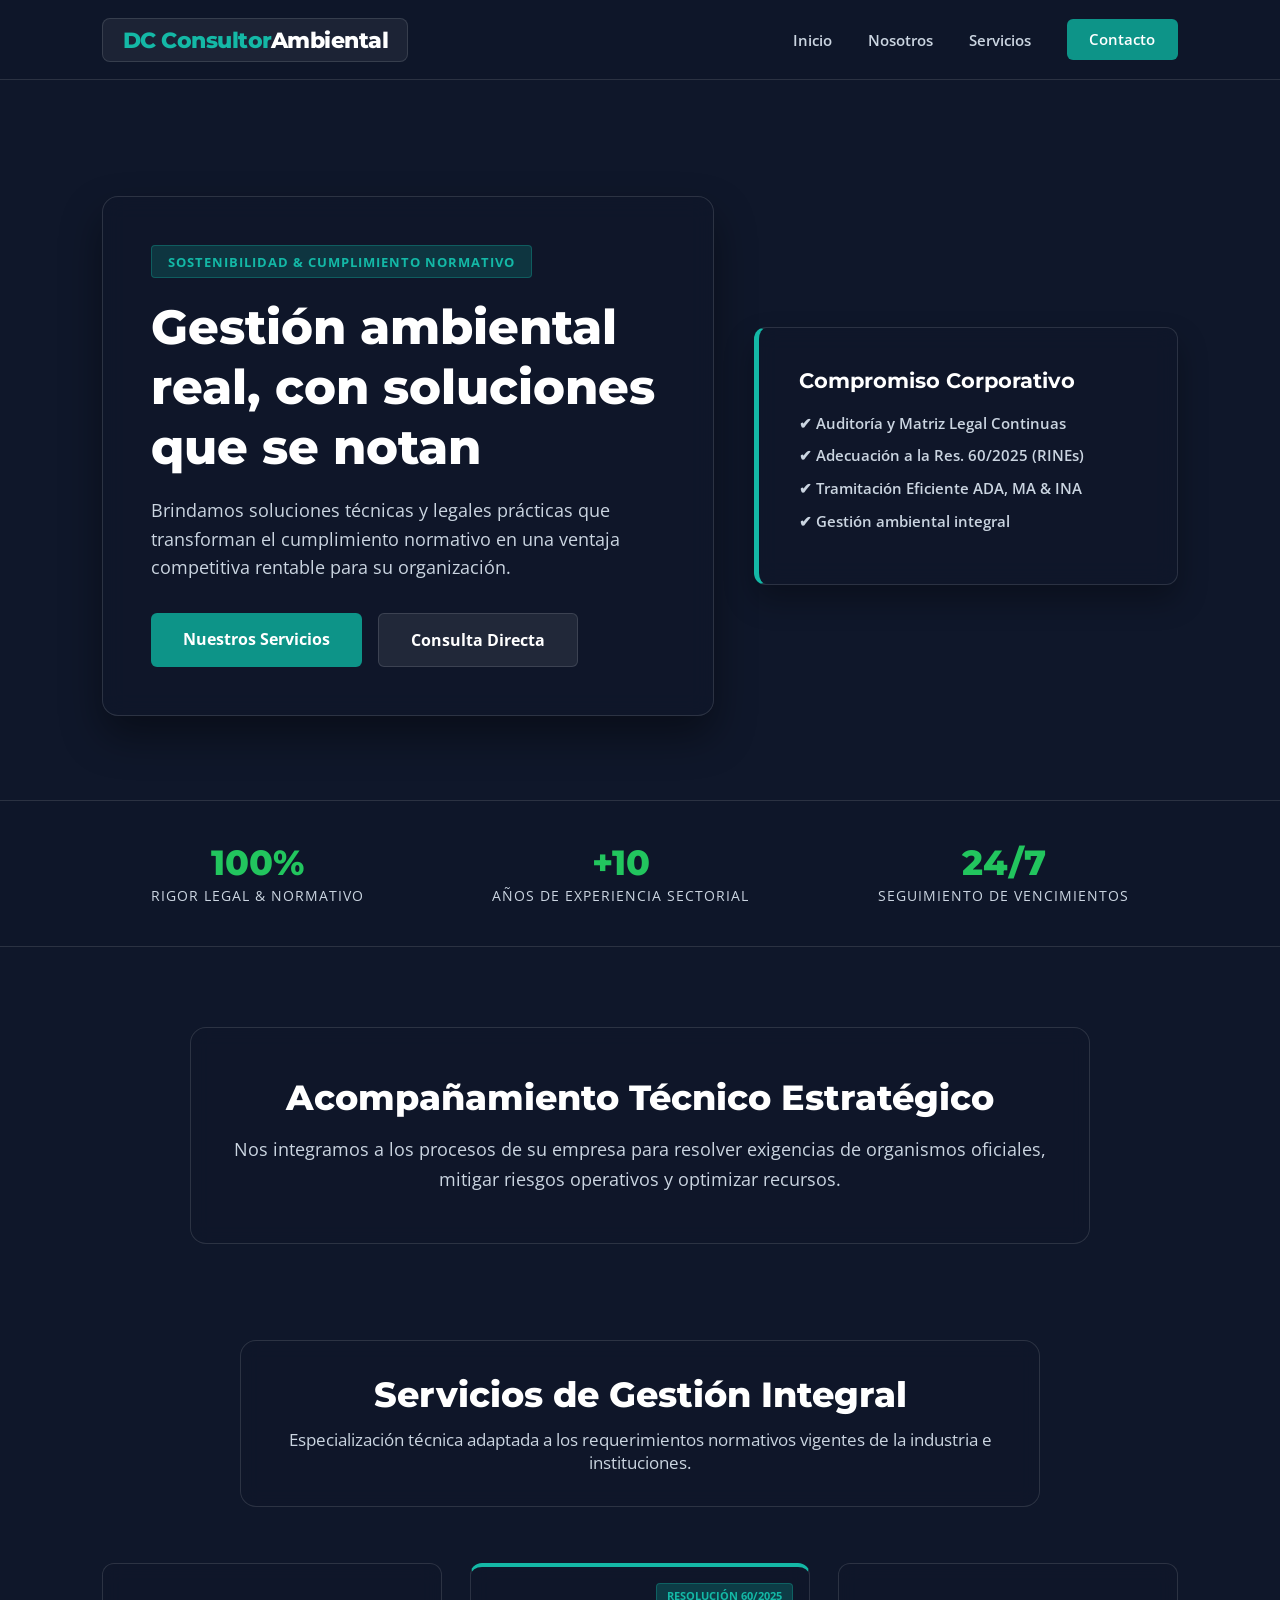
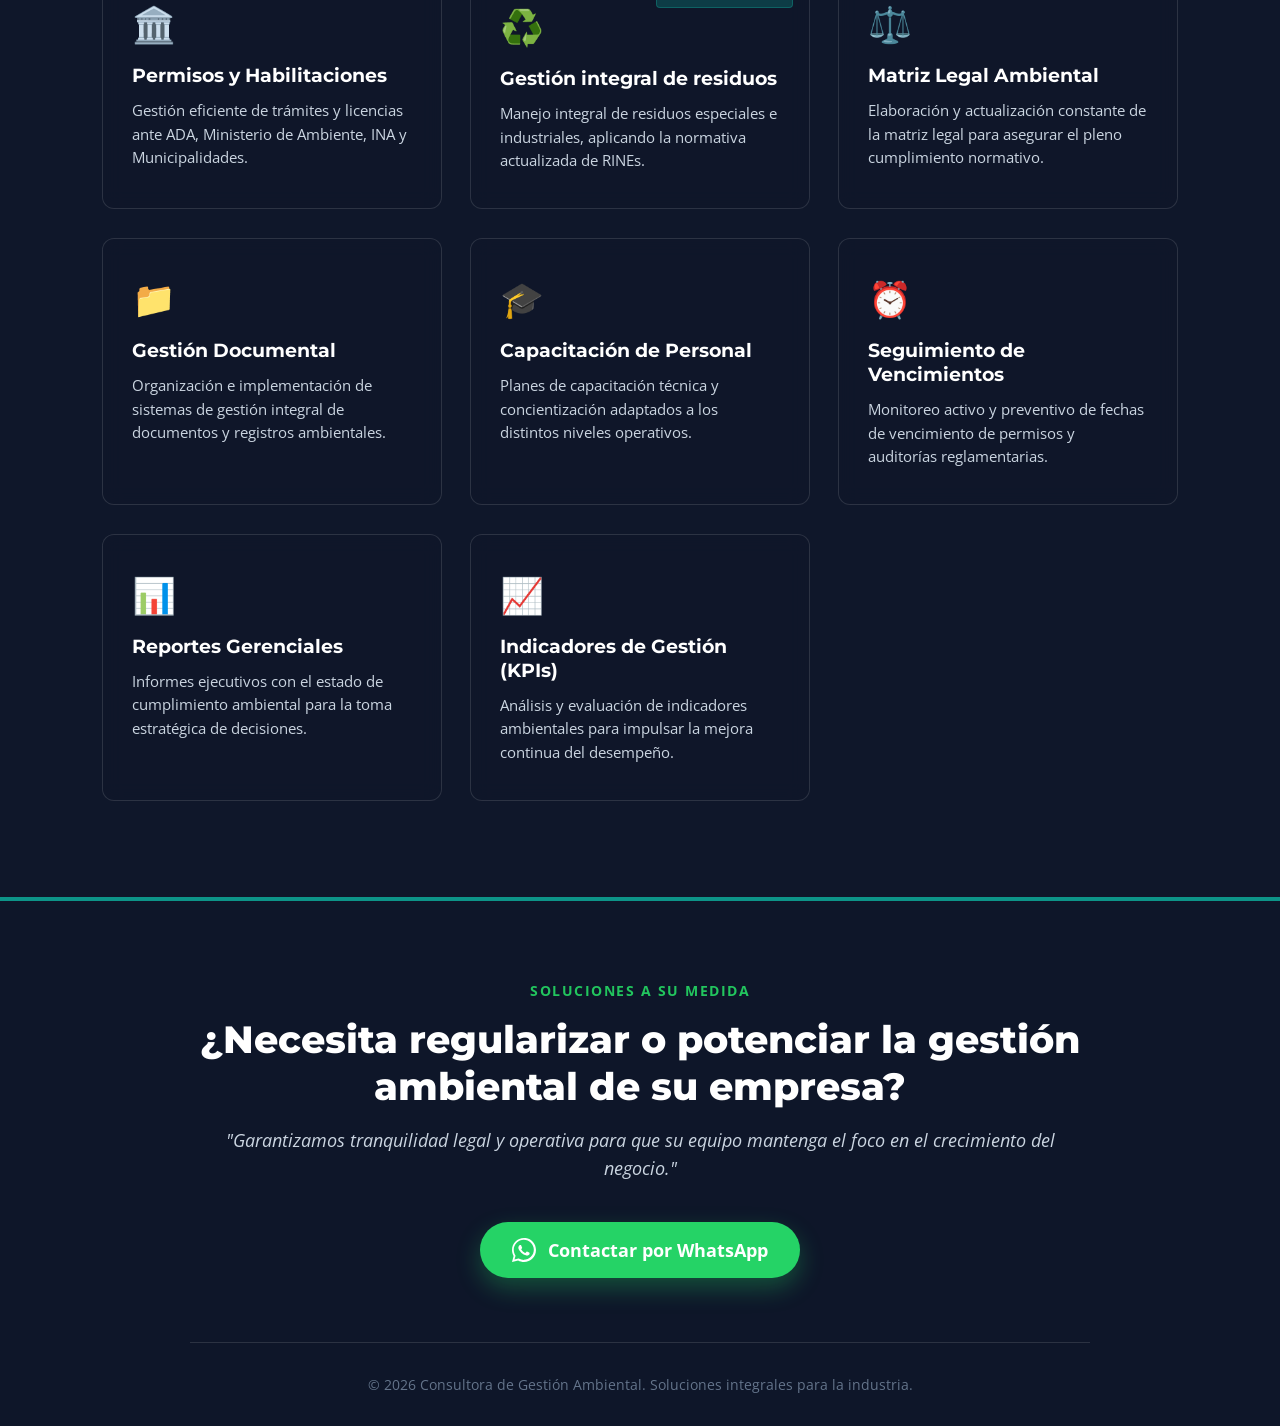
<file: index.html>
<!DOCTYPE html>
<html lang="es">
<head>
    <meta charset="UTF-8">
    <meta name="viewport" content="width=device-width, initial-scale=1.0">
    <title>Consultora de Gestión Ambiental | Soluciones Corporativas</title>
    <link rel="stylesheet" href="stile.css">
    <link rel="preconnect" href="https://fonts.googleapis.com">
    <link rel="preconnect" href="https://fonts.gstatic.com" crossorigin>
    <link href="https://fonts.googleapis.com/css2?family=Montserrat:wght@500;600;700;800&family=Open+Sans:wght@400;500;600;700&display=swap" rel="stylesheet">
</head>
<body>

    <!-- Header / Navbar Oscuro con Transparencia -->
    <header class="navbar">
        <div class="logo-box">
            <span class="logo-accent">DC Consultor</span>Ambiental
        </div>
        <nav>
            <a href="#inicio">Inicio</a>
            <a href="#nosotros">Nosotros</a>
            <a href="#servicios">Servicios</a>
            <a href="#contacto" class="btn-nav">Contacto</a>
        </nav>
    </header>

    <!-- Hero Section con Tarjeta Oscura Traslúcida -->
    <section id="inicio" class="hero">
        <div class="hero-container">
            <div class="hero-card">
                <span class="badge">Sostenibilidad & Cumplimiento Normativo</span>
                <h1>Gestión ambiental real, con soluciones que se notan</h1>
                <p>Brindamos soluciones técnicas y legales prácticas que transforman el cumplimiento normativo en una ventaja competitiva rentable para su organización.</p>
                <div class="hero-buttons">
                    <a href="#servicios" class="btn-main">Nuestros Servicios</a>
                    <a href="https://wa.me/542324520026?text=Hola,%20quisiera%20consultar%20por%20los%20servicios%20de%20gesti%C3%B3n%20ambiental." class="btn-secondary" target="_blank" rel="noopener">Consulta Directa</a>
                </div>
            </div>

            <div class="summary-box">
                <h3>Compromiso Corporativo</h3>
                <ul>
                    <li>✔ Auditoría y Matriz Legal Continuas</li>
                    <li>✔ Adecuación a la Res. 60/2025 (RINEs)</li>
                    <li>✔ Tramitación Eficiente ADA, MA & INA</li>
                    <li>✔ Gestión ambiental integral</li>
                </ul>
            </div>
        </div>
    </section>

    <!-- Barra de Indicadores con Fondo Oscuro -->
    <section class="stats-bar">
        <div class="stats-container">
            <div class="stat-item">
                <span class="stat-number">100%</span>
                <span class="stat-label">Rigor Legal & Normativo</span>
            </div>
            <div class="stat-item">
                <span class="stat-number">+10</span>
                <span class="stat-label">Años de Experiencia Sectorial</span>
            </div>
            <div class="stat-item">
                <span class="stat-number">24/7</span>
                <span class="stat-label">Seguimiento de Vencimientos</span>
            </div>
        </div>
    </section>

    <!-- Sección Sobre Nosotros -->
    <section id="nosotros" class="about">
        <div class="about-card">
            <h2>Acompañamiento Técnico Estratégico</h2>
            <p>Nos integramos a los procesos de su empresa para resolver exigencias de organismos oficiales, mitigar riesgos operativos y optimizar recursos.</p>
        </div>
    </section>

    <!-- Services Section -->
    <section id="servicios" class="services">
        <div class="section-title">
            <h2>Servicios de Gestión Integral</h2>
            <p>Especialización técnica adaptada a los requerimientos normativos vigentes de la industria e instituciones.</p>
        </div>
        <div class="cards-grid">

            <div class="card">
                <div class="card-icon">🏛️</div>
                <h3>Permisos y Habilitaciones</h3>
                <p>Gestión eficiente de trámites y licencias ante ADA, Ministerio de Ambiente, INA y Municipalidades.</p>
            </div>

            <div class="card card-featured">
                <div class="featured-tag">Resolución 60/2025</div>
                <div class="card-icon">♻️</div>
                <h3>Gestión integral de residuos</h3>
                <p>Manejo integral de residuos especiales e industriales, aplicando la normativa actualizada de RINEs.</p>
            </div>

            <div class="card">
                <div class="card-icon">⚖️</div>
                <h3>Matriz Legal Ambiental</h3>
                <p>Elaboración y actualización constante de la matriz legal para asegurar el pleno cumplimiento normativo.</p>
            </div>

            <div class="card">
                <div class="card-icon">📁</div>
                <h3>Gestión Documental</h3>
                <p>Organización e implementación de sistemas de gestión integral de documentos y registros ambientales.</p>
            </div>

            <div class="card">
                <div class="card-icon">🎓</div>
                <h3>Capacitación de Personal</h3>
                <p>Planes de capacitación técnica y concientización adaptados a los distintos niveles operativos.</p>
            </div>

            <div class="card">
                <div class="card-icon">⏰</div>
                <h3>Seguimiento de Vencimientos</h3>
                <p>Monitoreo activo y preventivo de fechas de vencimiento de permisos y auditorías reglamentarias.</p>
            </div>

            <div class="card">
                <div class="card-icon">📊</div>
                <h3>Reportes Gerenciales</h3>
                <p>Informes ejecutivos con el estado de cumplimiento ambiental para la toma estratégica de decisiones.</p>
            </div>

            <div class="card">
                <div class="card-icon">📈</div>
                <h3>Indicadores de Gestión (KPIs)</h3>
                <p>Análisis y evaluación de indicadores ambientales para impulsar la mejora continua del desempeño.</p>
            </div>

        </div>
    </section>

    <!-- Footer CTA -->
    <footer id="contacto" class="footer">
        <div class="footer-container">
            <div class="footer-cta">
                <span class="cta-badge">Soluciones a su Medida</span>
                <h2>¿Necesita regularizar o potenciar la gestión ambiental de su empresa?</h2>
                <p class="quote">"Garantizamos tranquilidad legal y operativa para que su equipo mantenga el foco en el crecimiento del negocio."</p>

                <a href="https://wa.me/542324520026?text=Hola,%20me%20gustar%C3%ADa%20coordinar%20una%20reuni%C3%B3n%20para%20evaluar%20la%20gesti%C3%B3n%20ambiental%20de%20mi%20empresa." class="btn-whatsapp" target="_blank" rel="noopener">
                    <svg class="wsp-icon" viewBox="0 0 32 32">
                        <path d="M16 0c-8.837 0-16 7.163-16 16 0 2.825 0.737 5.607 2.137 8.048l-2.137 7.952 8.138-2.135c2.372 1.292 5.062 1.972 7.862 1.972 8.837 0 16-7.163 16-16s-7.163-16-16-16zM16 29.387c-2.452 0-4.858-0.658-6.962-1.905l-0.5-0.297-5.172 1.357 1.38-5.042-0.328-0.522c-1.368-2.182-2.091-4.708-2.091-7.291 0-7.383 6.004-13.387 13.387-13.387s13.387 6.004 13.387 13.387c0 7.383-6.004 13.387-13.387 13.387zM22.723 19.342c-0.368-0.185-2.183-1.077-2.52-1.2-0.338-0.123-0.585-0.185-0.832 0.185s-0.957 1.2-1.172 1.447c-0.215 0.247-0.43 0.277-0.798 0.092s-1.558-0.575-2.968-1.833c-1.098-0.98-1.84-2.19-2.055-2.56-0.215-0.37-0.023-0.57 0.162-0.753 0.167-0.165 0.368-0.43 0.553-0.647 0.185-0.215 0.247-0.37 0.368-0.615 0.123-0.247 0.062-0.462-0.030-0.647s-0.832-2.003-1.14-2.743c-0.3-0.722-0.607-0.623-0.832-0.635-0.215-0.010-0.462-0.010-0.708-0.010s-0.647 0.092-0.985 0.462c-0.338 0.37-1.292 1.262-1.292 3.078s1.323 3.57 1.508 3.817c0.185 0.247 2.603 3.975 6.307 5.575 0.88 0.38 1.567 0.607 2.102 0.777 0.883 0.28 1.687 0.24 2.322 0.145 0.708-0.105 2.183-0.892 2.492-1.753 0.308-0.862 0.308-1.6 0.215-1.753-0.092-0.153-0.338-0.247-0.707-0.432z"></path>
                    </svg>
                    Contactar por WhatsApp
                </a>
            </div>
            <div class="footer-bottom">
                <p>&copy; 2026 Consultora de Gestión Ambiental. Soluciones integrales para la industria.</p>
            </div>
        </div>
    </footer>

</body>
</html>
</file>
<file: stile.css>
:root {
    --primary: #0D9488;
    --primary-light: #14B8A6;
    --accent: #22C55E;
    
    /* Variables para fondos oscuros con transparencia (Dark Glassmorphism) */
    --dark-bg-80: rgba(15, 23, 42, 0.85);
    --dark-bg-90: rgba(15, 23, 42, 0.92);
    --dark-card: rgba(15, 23, 42, 0.80);
    --dark-border: rgba(255, 255, 255, 0.12);
    
    --text-white: #FFFFFF;
    --text-muted: #CBD5E1;
    --transition: all 0.3s cubic-bezier(0.4, 0, 0.2, 1);
}

* {
    margin: 0;
    padding: 0;
    box-sizing: border-box;
}

html {
    scroll-behavior: smooth;
    font-family: 'Open Sans', sans-serif;
    color: var(--text-white);
}

body {
    background-color: #0F172A;
    /* Imagen ambiental visibilizada con una capa de tinte oscuro suave */
    background-image: 
        linear-gradient(to bottom, rgba(15, 23, 42, 0.55), rgba(15, 23, 42, 0.75)),
        url('https://images.unsplash.com/photo-1448375240586-882707db888b?auto=format&fit=crop&w=1920&q=80');
    background-size: cover;
    background-position: center;
    background-attachment: fixed;
}

h1, h2, h3, .logo-box {
    font-family: 'Montserrat', sans-serif;
}

/* Header / Navbar Oscuro Traslúcido */
.navbar {
    display: flex;
    justify-content: space-between;
    align-items: center;
    padding: 1.1rem 8%;
    background: var(--dark-bg-90);
    backdrop-filter: blur(12px);
    position: sticky;
    top: 0;
    z-index: 1000;
    border-bottom: 1px solid var(--dark-border);
}

.logo-box {
    font-size: 1.35rem;
    font-weight: 800;
    color: var(--text-white);
    background: rgba(255, 255, 255, 0.06);
    padding: 0.5rem 1.2rem;
    border-radius: 8px;
    border: 1px solid var(--dark-border);
    letter-spacing: -0.5px;
}

.logo-accent {
    color: var(--primary-light);
}

.navbar nav a {
    text-decoration: none;
    color: var(--text-muted);
    margin-left: 2rem;
    font-weight: 600;
    font-size: 0.95rem;
    transition: var(--transition);
}

.navbar nav a:hover {
    color: var(--primary-light);
}

.navbar nav .btn-nav {
    background: var(--primary);
    color: var(--text-white);
    padding: 0.65rem 1.4rem;
    border-radius: 6px;
}

.navbar nav .btn-nav:hover {
    background: var(--primary-light);
}

/* Hero Section */
.hero {
    padding: 6rem 8% 4rem 8%;
    min-height: 80vh;
    display: flex;
    align-items: center;
}

.hero-container {
    display: grid;
    grid-template-columns: 1.3fr 0.9fr;
    gap: 2.5rem;
    align-items: center;
    max-width: 1200px;
    margin: 0 auto;
}

/* Tarjeta Principal del Hero Oscura Traslúcida */
.hero-card {
    background: var(--dark-card);
    backdrop-filter: blur(12px);
    padding: 3rem;
    border-radius: 16px;
    border: 1px solid var(--dark-border);
    box-shadow: 0 20px 40px rgba(0, 0, 0, 0.4);
}

.badge {
    display: inline-block;
    padding: 0.4rem 1rem;
    background: rgba(13, 148, 136, 0.25);
    color: var(--primary-light);
    border: 1px solid rgba(20, 184, 166, 0.3);
    border-radius: 4px;
    font-size: 0.8rem;
    font-weight: 700;
    margin-bottom: 1.2rem;
    text-transform: uppercase;
    letter-spacing: 1px;
}

.hero-card h1 {
    font-size: clamp(2rem, 3.8vw, 3rem);
    color: var(--text-white);
    line-height: 1.25;
    font-weight: 800;
    margin-bottom: 1.2rem;
}

.hero-card p {
    font-size: 1.1rem;
    color: var(--text-muted);
    line-height: 1.6;
    margin-bottom: 2rem;
}

.hero-buttons {
    display: flex;
    gap: 1rem;
    flex-wrap: wrap;
}

.btn-main {
    padding: 0.95rem 2rem;
    background: var(--primary);
    color: var(--text-white);
    text-decoration: none;
    font-weight: 700;
    border-radius: 6px;
    transition: var(--transition);
}

.btn-main:hover {
    background: var(--primary-light);
    transform: translateY(-2px);
}

.btn-secondary {
    padding: 0.95rem 2rem;
    background: rgba(255, 255, 255, 0.08);
    color: var(--text-white);
    border: 1px solid var(--dark-border);
    text-decoration: none;
    font-weight: 700;
    border-radius: 6px;
    transition: var(--transition);
}

.btn-secondary:hover {
    border-color: var(--primary-light);
    color: var(--primary-light);
    background: rgba(255, 255, 255, 0.15);
}

/* Tarjeta Lateral */
.summary-box {
    background: var(--dark-card);
    backdrop-filter: blur(12px);
    border-left: 5px solid var(--primary-light);
    padding: 2.5rem;
    border-radius: 12px;
    border-top: 1px solid var(--dark-border);
    border-right: 1px solid var(--dark-border);
    border-bottom: 1px solid var(--dark-border);
    box-shadow: 0 15px 30px rgba(0, 0, 0, 0.3);
}

.summary-box h3 {
    font-size: 1.3rem;
    color: var(--text-white);
    margin-bottom: 1.2rem;
}

.summary-box ul {
    list-style: none;
}

.summary-box li {
    font-size: 0.95rem;
    color: var(--text-muted);
    margin-bottom: 0.8rem;
    font-weight: 600;
}

/* Barra de Estadísticas */
.stats-bar {
    background: var(--dark-bg-90);
    backdrop-filter: blur(10px);
    border-top: 1px solid var(--dark-border);
    border-bottom: 1px solid var(--dark-border);
    padding: 2.5rem 8%;
}

.stats-container {
    display: flex;
    justify-content: space-around;
    align-items: center;
    max-width: 1100px;
    margin: 0 auto;
    flex-wrap: wrap;
    gap: 2rem;
}

.stat-item {
    text-align: center;
}

.stat-number {
    display: block;
    font-size: 2.2rem;
    font-weight: 800;
    color: var(--accent);
    font-family: 'Montserrat', sans-serif;
}

.stat-label {
    font-size: 0.85rem;
    color: var(--text-muted);
    text-transform: uppercase;
    letter-spacing: 1px;
}

/* Sobre Nosotros */
.about {
    padding: 5rem 8% 2rem 8%;
}

.about-card {
    max-width: 900px;
    margin: 0 auto;
    text-align: center;
    background: var(--dark-card);
    backdrop-filter: blur(10px);
    padding: 3rem 2rem;
    border-radius: 16px;
    border: 1px solid var(--dark-border);
}

.about-card h2 {
    font-size: 2.2rem;
    color: var(--text-white);
    margin-bottom: 1rem;
    font-weight: 800;
}

.about-card p {
    font-size: 1.1rem;
    color: var(--text-muted);
    line-height: 1.7;
}

/* Sección de Servicios con Tarjetas Oscuras */
.services {
    padding: 4rem 8% 6rem 8%;
}

.section-title {
    text-align: center;
    margin-bottom: 3.5rem;
    background: var(--dark-card);
    backdrop-filter: blur(10px);
    padding: 2rem 1.5rem;
    border-radius: 16px;
    border: 1px solid var(--dark-border);
    max-width: 800px;
    margin-left: auto;
    margin-right: auto;
}

.section-title h2 {
    font-size: 2.2rem;
    color: var(--text-white);
    margin-bottom: 0.75rem;
    font-weight: 800;
}

.section-title p {
    color: var(--text-muted);
    font-size: 1.05rem;
}

.cards-grid {
    display: grid;
    grid-template-columns: repeat(auto-fit, minmax(270px, 1fr));
    gap: 1.8rem;
    max-width: 1200px;
    margin: 0 auto;
}

.card {
    background: var(--dark-card);
    backdrop-filter: blur(10px);
    padding: 2.2rem 1.8rem;
    border-radius: 12px;
    border: 1px solid var(--dark-border);
    transition: var(--transition);
    position: relative;
}

.card:hover {
    transform: translateY(-6px);
    border-color: var(--primary-light);
    background: rgba(15, 23, 42, 0.92);
    box-shadow: 0 15px 30px rgba(13, 148, 136, 0.25);
}

.card-featured {
    border-top: 4px solid var(--primary-light);
}

.featured-tag {
    position: absolute;
    top: 1rem;
    right: 1rem;
    background: rgba(13, 148, 136, 0.3);
    color: var(--primary-light);
    border: 1px solid rgba(20, 184, 166, 0.3);
    font-size: 0.7rem;
    font-weight: 700;
    padding: 0.25rem 0.6rem;
    border-radius: 4px;
    text-transform: uppercase;
}

.card-icon {
    font-size: 2.2rem;
    margin-bottom: 1rem;
}

.card h3 {
    font-size: 1.2rem;
    color: var(--text-white);
    margin-bottom: 0.75rem;
    font-weight: 700;
}

.card p {
    color: var(--text-muted);
    font-size: 0.92rem;
    line-height: 1.6;
}

/* Footer CTA */
.footer {
    background: var(--dark-bg-90);
    backdrop-filter: blur(12px);
    color: var(--text-white);
    padding: 5rem 8% 2rem 8%;
    border-top: 4px solid var(--primary);
}

.footer-container {
    max-width: 900px;
    margin: 0 auto;
    text-align: center;
}

.cta-badge {
    color: var(--accent);
    font-size: 0.85rem;
    font-weight: 700;
    text-transform: uppercase;
    letter-spacing: 1.5px;
    margin-bottom: 1rem;
    display: block;
}

.footer-cta h2 {
    font-size: clamp(1.8rem, 3vw, 2.4rem);
    margin-bottom: 1rem;
    font-weight: 800;
}

.footer-cta .quote {
    font-size: 1.1rem;
    color: var(--text-muted);
    margin-bottom: 2.5rem;
    line-height: 1.6;
    font-style: italic;
}

.btn-whatsapp {
    display: inline-flex;
    align-items: center;
    gap: 0.75rem;
    background: #25D366;
    color: var(--text-white);
    text-decoration: none;
    font-size: 1.1rem;
    font-weight: 700;
    padding: 1rem 2rem;
    border-radius: 50px;
    transition: var(--transition);
    box-shadow: 0 10px 25px rgba(37, 211, 102, 0.3);
}

.btn-whatsapp:hover {
    background: #1DA851;
    transform: translateY(-3px);
}

.wsp-icon {
    width: 24px;
    height: 24px;
    fill: currentColor;
}

.footer-bottom {
    margin-top: 4rem;
    padding-top: 2rem;
    border-top: 1px solid var(--dark-border);
    font-size: 0.85rem;
    color: #64748B;
}

/* Responsivo */
@media (max-width: 900px) {
    .hero-container {
        grid-template-columns: 1fr;
    }
}

@media (max-width: 768px) {
    .navbar {
        flex-direction: column;
        gap: 1rem;
    }
    .navbar nav a {
        margin: 0 0.5rem;
    }
    .stats-container {
        flex-direction: column;
    }
}
</file>
